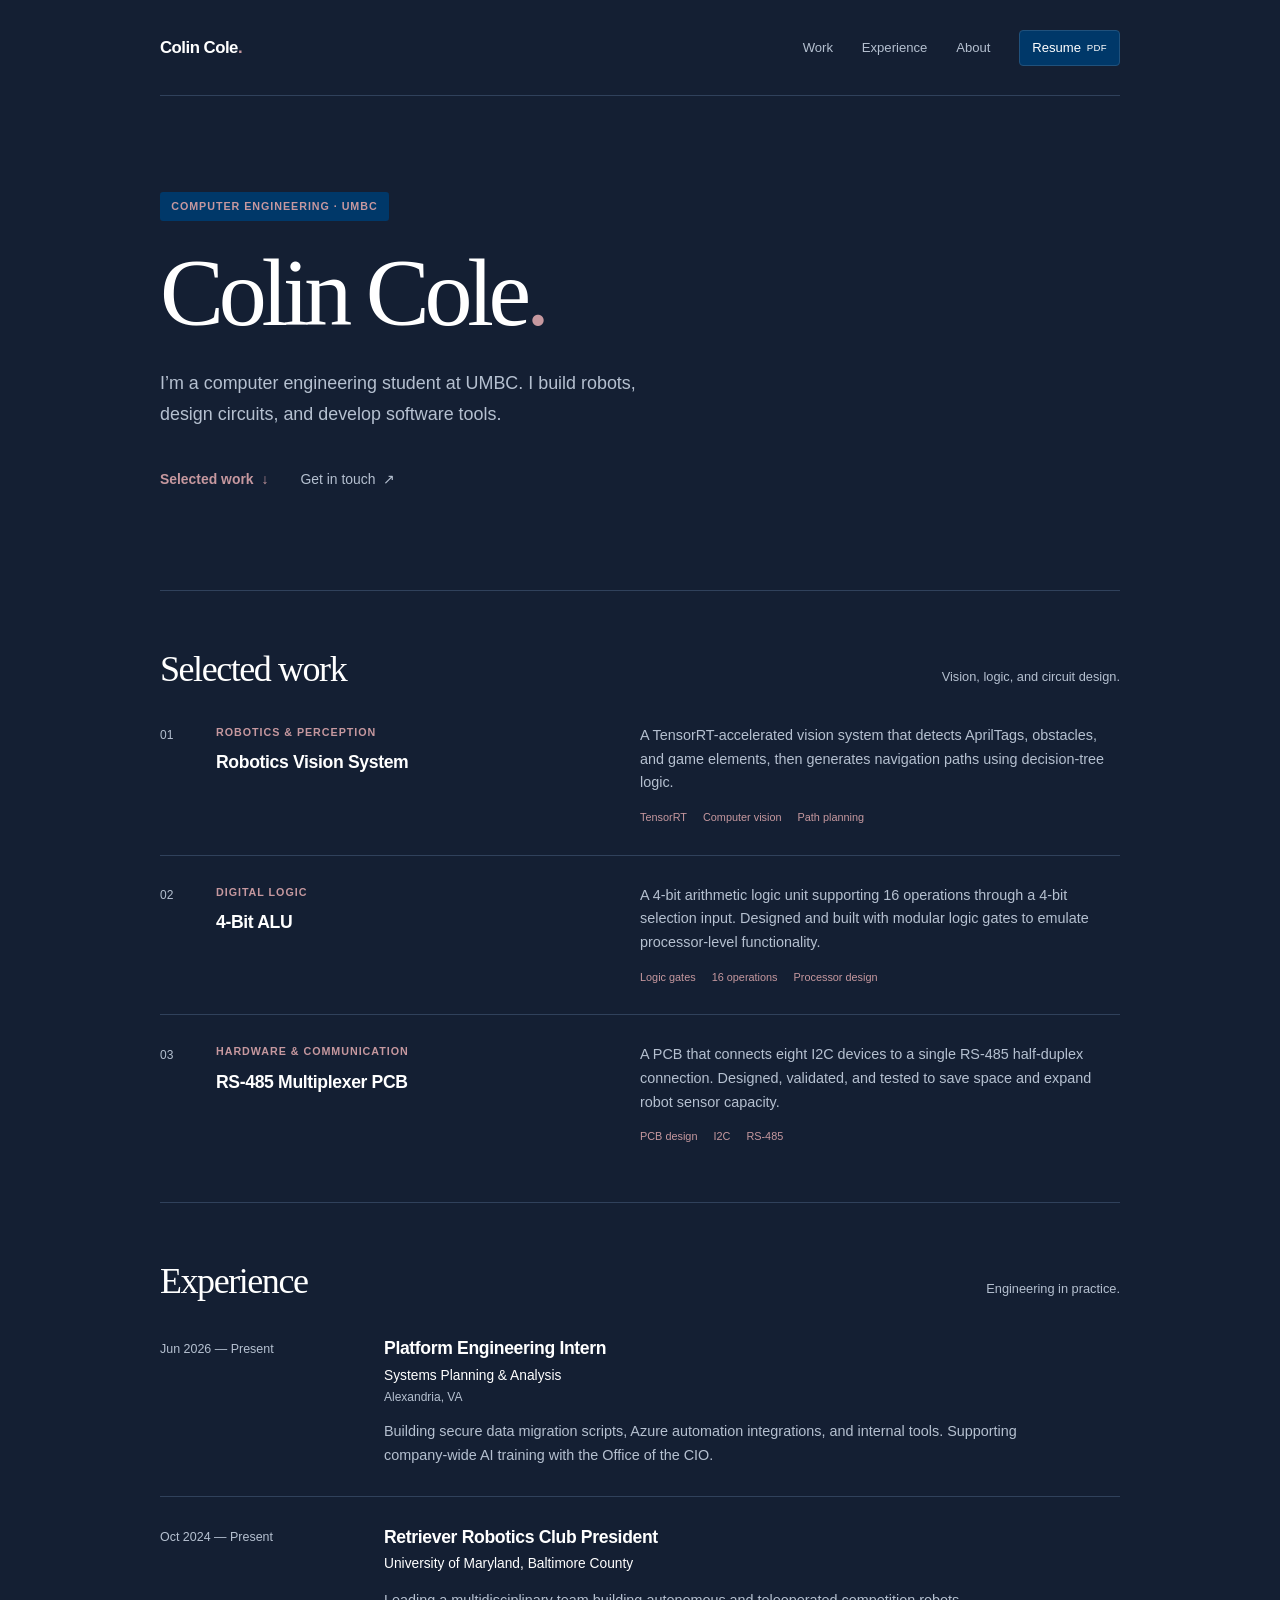
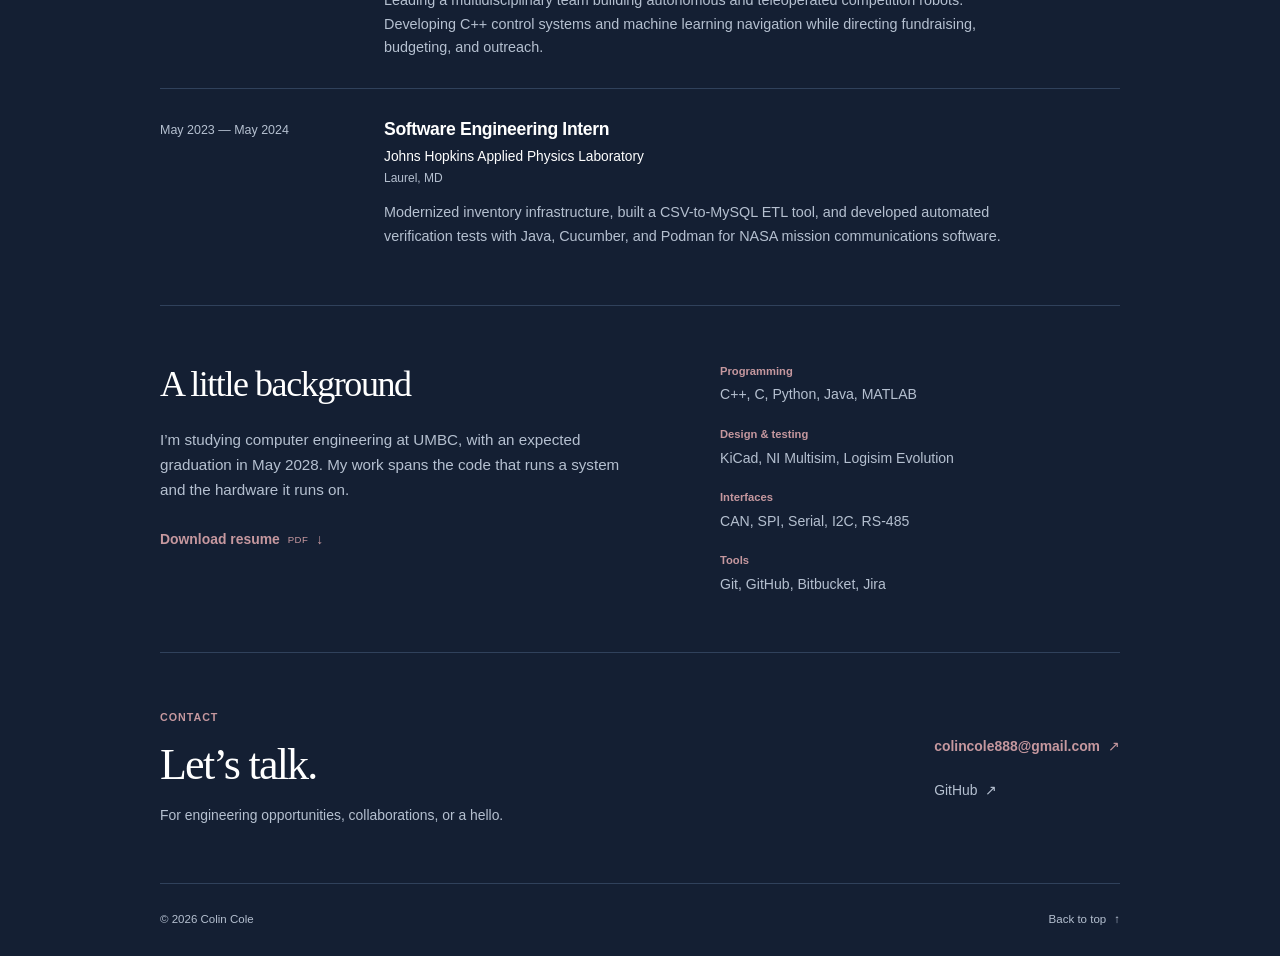
<file: index.html>
<!doctype html>
<html lang="en">
  <head>
    <meta charset="utf-8">
    <meta name="viewport" content="width=device-width, initial-scale=1">
    <meta name="description" content="Colin Cole — computer engineering student at UMBC, robotics builder, and platform engineering intern. Selected projects, experience, and contact.">
    <meta name="theme-color" content="#141f33">
    <title>Colin Cole — Computer Engineering</title>
    <link rel="icon" href="favicon.svg" type="image/svg+xml">
    <link rel="stylesheet" href="styles.css">
  </head>
  <body id="top">
    <a class="skip-link" href="#main">Skip to content</a>

    <header class="site-header wrap">
      <a class="brand" href="#top" aria-label="Colin Cole, back to top">Colin Cole<span aria-hidden="true">.</span></a>
      <nav aria-label="Main navigation">
        <a href="#work">Work</a>
        <a href="#experience">Experience</a>
        <a href="#about">About</a>
        <a href="assets/ColinColeResume.pdf">Resume <span class="file-label">PDF</span></a>
      </nav>
    </header>

    <main id="main" class="wrap" tabindex="-1">
      <section class="hero" aria-labelledby="hero-title">
        <p class="eyebrow">Computer engineering · UMBC</p>
        <h1 id="hero-title">Colin Cole<span>.</span></h1>
        <p class="hero-copy">I’m a computer engineering student at UMBC. I build robots, design circuits, and develop software tools.</p>
        <div class="hero-links">
          <a class="text-link" href="#work">Selected work <span aria-hidden="true">↓</span></a>
          <a class="subtle-link" href="mailto:colincole888@gmail.com">Get in touch <span aria-hidden="true">↗</span></a>
        </div>
      </section>

      <section id="work" class="section" aria-labelledby="work-title">
        <div class="section-heading">
          <h2 id="work-title">Selected work</h2>
          <p>Vision, logic, and circuit design.</p>
        </div>
        <div class="project-list">
          <article class="project">
            <span class="project-number" aria-hidden="true">01</span>
            <div class="project-title">
              <p class="eyebrow">Robotics &amp; perception</p>
              <h3>Robotics Vision System</h3>
            </div>
            <div class="project-details">
              <p>A TensorRT-accelerated vision system that detects AprilTags, obstacles, and game elements, then generates navigation paths using decision-tree logic.</p>
              <ul class="tags" aria-label="Robotics Vision System technologies">
                <li>TensorRT</li><li>Computer vision</li><li>Path planning</li>
              </ul>
            </div>
          </article>
          <article class="project">
            <span class="project-number" aria-hidden="true">02</span>
            <div class="project-title">
              <p class="eyebrow">Digital logic</p>
              <h3>4-Bit ALU</h3>
            </div>
            <div class="project-details">
              <p>A 4-bit arithmetic logic unit supporting 16 operations through a 4-bit selection input. Designed and built with modular logic gates to emulate processor-level functionality.</p>
              <ul class="tags" aria-label="4-Bit ALU technologies">
                <li>Logic gates</li><li>16 operations</li><li>Processor design</li>
              </ul>
            </div>
          </article>
          <article class="project">
            <span class="project-number" aria-hidden="true">03</span>
            <div class="project-title">
              <p class="eyebrow">Hardware &amp; communication</p>
              <h3>RS-485 Multiplexer PCB</h3>
            </div>
            <div class="project-details">
              <p>A PCB that connects eight I2C devices to a single RS-485 half-duplex connection. Designed, validated, and tested to save space and expand robot sensor capacity.</p>
              <ul class="tags" aria-label="RS-485 Multiplexer PCB technologies">
                <li>PCB design</li><li>I2C</li><li>RS-485</li>
              </ul>
            </div>
          </article>
        </div>
      </section>

      <section id="experience" class="section" aria-labelledby="experience-title">
        <div class="section-heading">
          <h2 id="experience-title">Experience</h2>
          <p>Engineering in practice.</p>
        </div>
        <div class="experience-list">
          <article class="experience-row">
            <p class="date">Jun 2026 — Present</p>
            <div>
              <h3>Platform Engineering Intern</h3>
              <p class="organization">Systems Planning &amp; Analysis <span>Alexandria, VA</span></p>
              <p class="experience-copy">Building secure data migration scripts, Azure automation integrations, and internal tools. Supporting company-wide AI training with the Office of the CIO.</p>
            </div>
          </article>
          <article class="experience-row">
            <p class="date">Oct 2024 — Present</p>
            <div>
              <h3>Retriever Robotics Club President</h3>
              <p class="organization">University of Maryland, Baltimore County</p>
              <p class="experience-copy">Leading a multidisciplinary team building autonomous and teleoperated competition robots. Developing C++ control systems and machine learning navigation while directing fundraising, budgeting, and outreach.</p>
            </div>
          </article>
          <article class="experience-row">
            <p class="date">May 2023 — May 2024</p>
            <div>
              <h3>Software Engineering Intern</h3>
              <p class="organization">Johns Hopkins Applied Physics Laboratory <span>Laurel, MD</span></p>
              <p class="experience-copy">Modernized inventory infrastructure, built a CSV-to-MySQL ETL tool, and developed automated verification tests with Java, Cucumber, and Podman for NASA mission communications software.</p>
            </div>
          </article>
        </div>
      </section>

      <section id="about" class="section about" aria-labelledby="about-title">
        <div class="about-intro">
          <h2 id="about-title">A little background</h2>
          <p>I’m studying computer engineering at UMBC, with an expected graduation in May 2028. My work spans the code that runs a system and the hardware it runs on.</p>
          <a class="text-link" href="assets/ColinColeResume.pdf" download>Download resume <span class="file-label">PDF</span> <span aria-hidden="true">↓</span></a>
        </div>
        <dl class="skills">
          <div><dt>Programming</dt><dd>C++, C, Python, Java, MATLAB</dd></div>
          <div><dt>Design &amp; testing</dt><dd>KiCad, NI Multisim, Logisim Evolution</dd></div>
          <div><dt>Interfaces</dt><dd>CAN, SPI, Serial, I2C, RS-485</dd></div>
          <div><dt>Tools</dt><dd>Git, GitHub, Bitbucket, Jira</dd></div>
        </dl>
      </section>

      <section id="contact" class="section contact" aria-labelledby="contact-title">
        <div>
          <p class="eyebrow">Contact</p>
          <h2 id="contact-title">Let’s talk.</h2>
          <p>For engineering opportunities, collaborations, or a hello.</p>
        </div>
        <div class="contact-links">
          <a class="text-link email-link" href="mailto:colincole888@gmail.com">colincole888@gmail.com <span aria-hidden="true">↗</span></a>
          <a class="subtle-link" href="https://github.com/ccole888">GitHub <span aria-hidden="true">↗</span></a>
        </div>
      </section>
    </main>

    <footer class="site-footer wrap">
      <p>© 2026 Colin Cole</p>
      <a href="#top">Back to top <span aria-hidden="true">↑</span></a>
    </footer>
  </body>
</html>
</file>
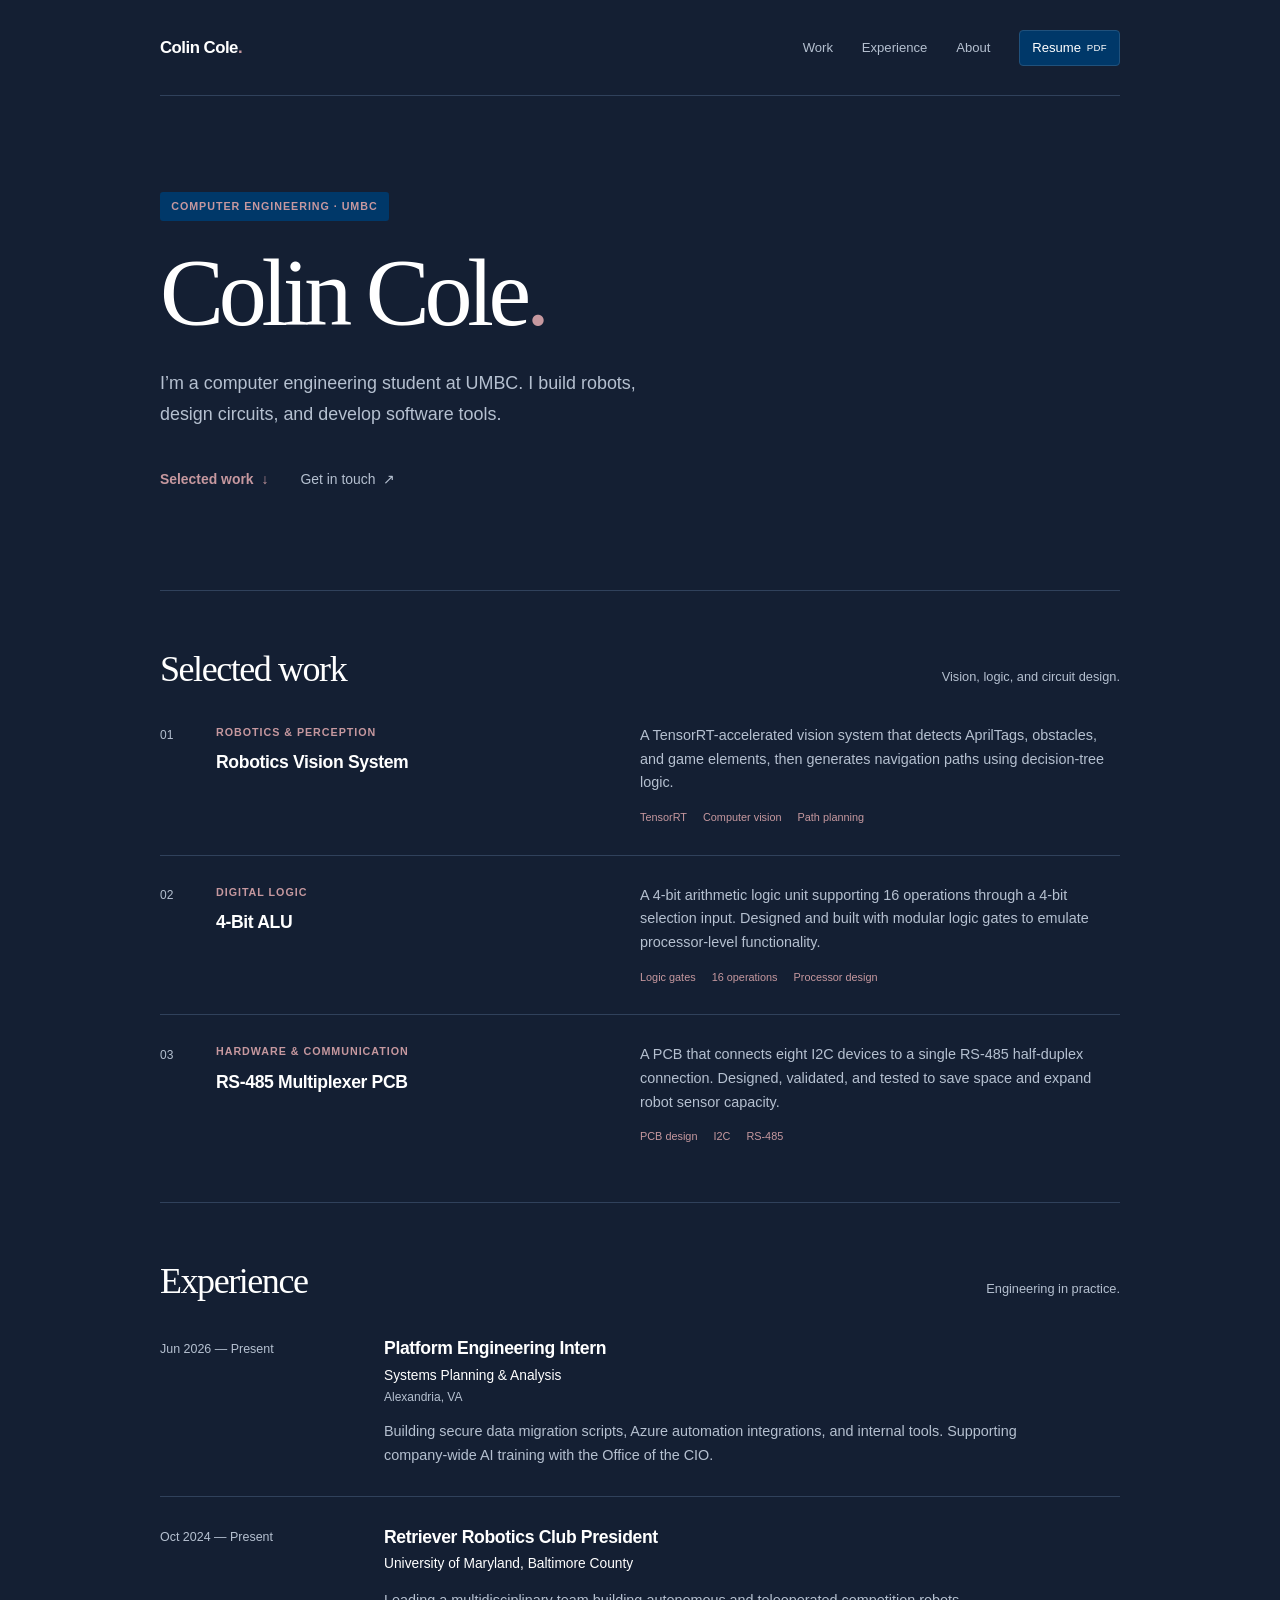
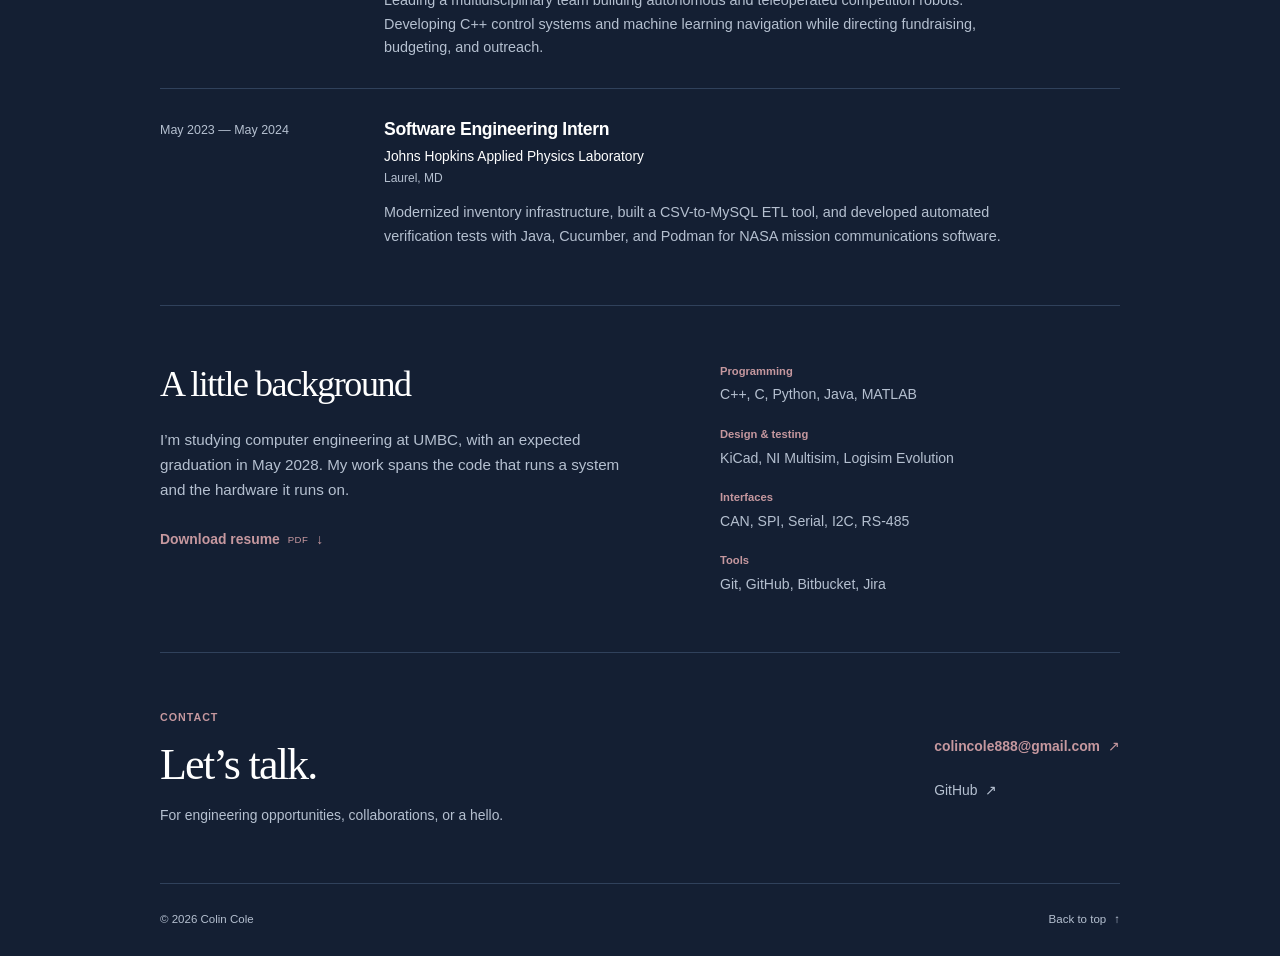
<file: contact.html>
<!doctype html>
<html lang="en">
  <head>
    <meta charset="utf-8">
    <meta name="viewport" content="width=device-width, initial-scale=1">
    <meta name="description" content="Connect with Colin Cole through the portfolio.">
    <meta http-equiv="refresh" content="0; url=index.html#contact">
    <title>Colin Cole — Contact</title>
    <link rel="icon" href="favicon.svg" type="image/svg+xml">
    <link rel="stylesheet" href="styles.css">
  </head>
  <body>
    <main class="wrap section">
      <h1>Let’s connect.</h1>
      <p>Contact information now lives on my portfolio.</p>
      <a class="text-link" href="index.html#contact">Get in touch <span aria-hidden="true">→</span></a>
    </main>
  </body>
</html>
</file>
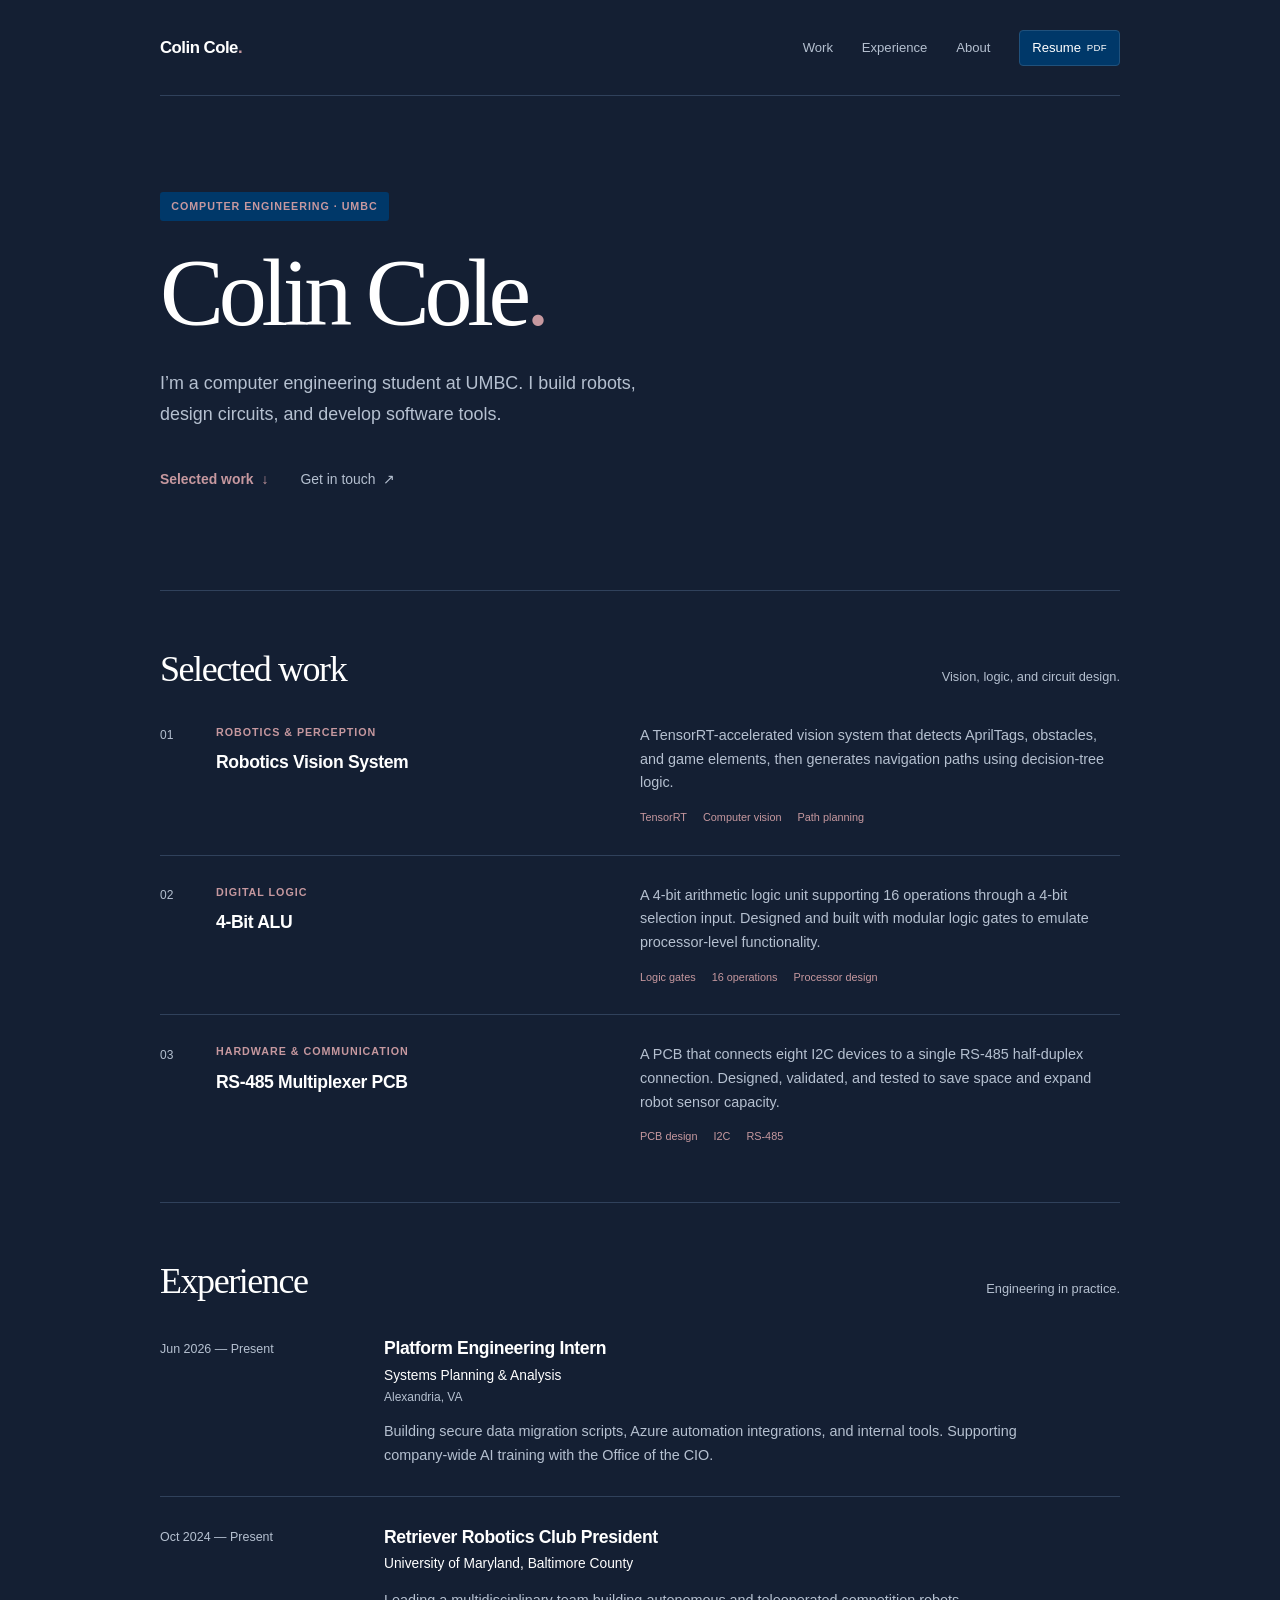
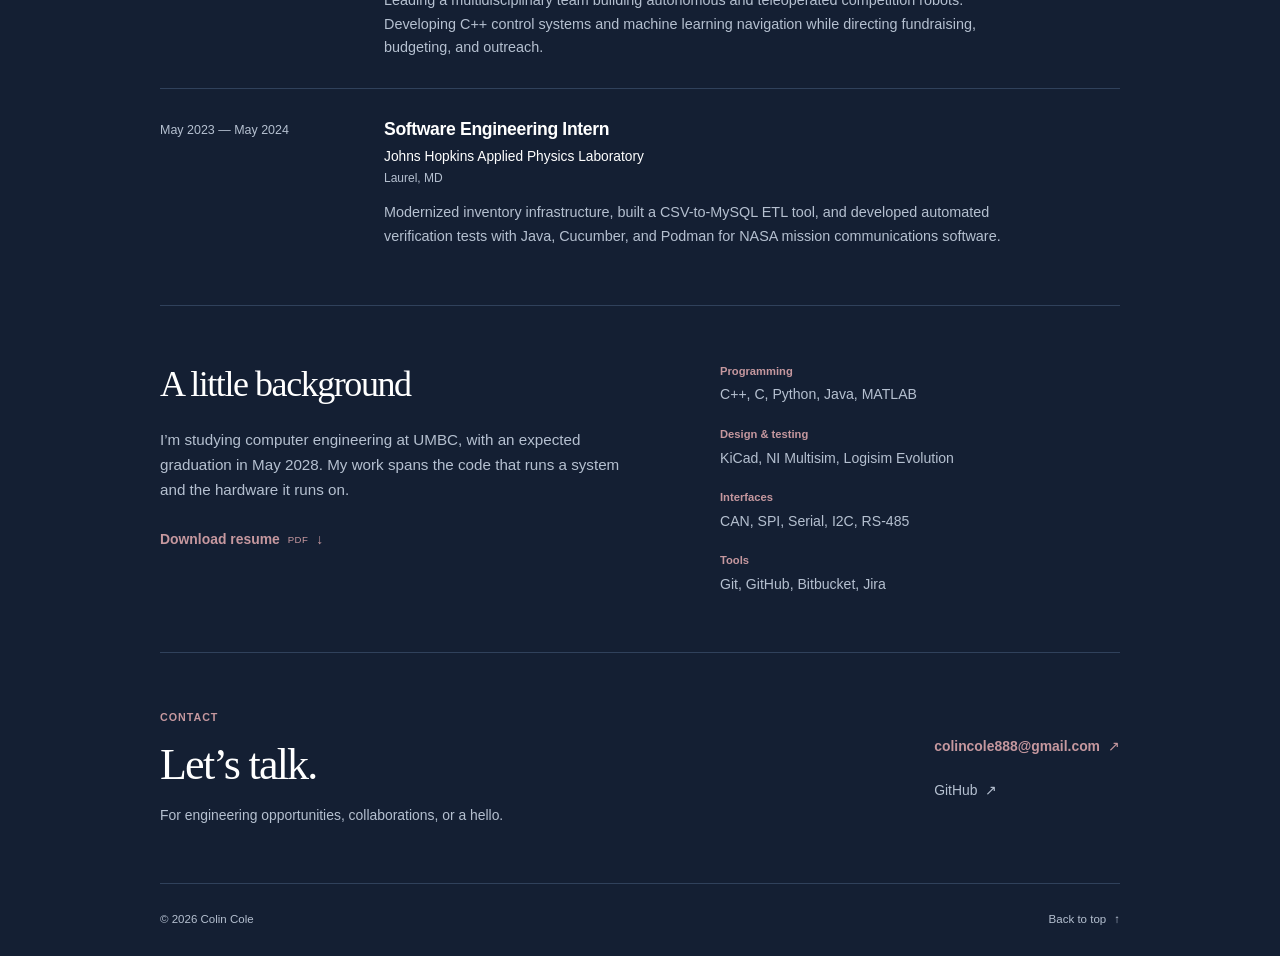
<file: projects.html>
<!doctype html>
<html lang="en">
  <head>
    <meta charset="utf-8">
    <meta name="viewport" content="width=device-width, initial-scale=1">
    <meta name="description" content="Explore Colin Cole's work on the portfolio.">
    <meta http-equiv="refresh" content="0; url=index.html#work">
    <title>Colin Cole — Work</title>
    <link rel="icon" href="favicon.svg" type="image/svg+xml">
    <link rel="stylesheet" href="styles.css">
  </head>
  <body>
    <main class="wrap section">
      <h1>Selected work.</h1>
      <p>My projects now live on my portfolio.</p>
      <a class="text-link" href="index.html#work">Explore my work <span aria-hidden="true">→</span></a>
    </main>
  </body>
</html>
</file>
<file: styles.css>
:root {
  color-scheme: dark;
  --background: #141f33;
  --text: #ffffff;
  --muted: #b5c0d0;
  --accent: #c6989f;
  --blue: #003869;
  --line: #30415b;
  font-family: "Segoe UI", Arial, sans-serif;
  font-synthesis: none;
}

* { box-sizing: border-box; }
html { scroll-behavior: smooth; }
body { margin: 0; background: var(--background); color: var(--text); font-size: 1rem; line-height: 1.65; }
a { color: inherit; text-underline-offset: 0.3em; }
a:focus-visible { outline: 2px solid var(--accent); outline-offset: 5px; border-radius: 1px; }
::selection { background: var(--accent); color: var(--background); }
h1, h2, h3, p { margin: 0; }
h1, h2 { font-family: Georgia, "Times New Roman", serif; font-weight: 400; }
.wrap { width: min(100% - 4rem, 60rem); margin-inline: auto; }
.skip-link { position: fixed; z-index: 1; top: 1rem; left: 1rem; padding: 0.6rem 1rem; background: var(--text); color: var(--background); transform: translateY(-200%); }
.skip-link:focus { transform: translateY(0); }
.site-header { display: flex; align-items: center; justify-content: space-between; gap: 2rem; min-height: 6rem; border-bottom: 1px solid var(--line); }
.brand { font-size: 1.05rem; font-weight: 600; letter-spacing: -0.03em; text-decoration: none; white-space: nowrap; }
.brand span { color: var(--accent); }
nav { display: flex; align-items: center; gap: 1.8rem; }
nav a { display: inline-flex; align-items: center; gap: 0.35rem; min-height: 2.75rem; color: var(--muted); font-size: 0.82rem; text-decoration: none; }
nav a:hover, .subtle-link:hover, .site-footer a:hover { color: var(--accent); text-decoration: underline; }
nav a:last-child { min-height: 2.25rem; padding-inline: 0.75rem; border: 1px solid #20517c; border-radius: 0.25rem; background: var(--blue); color: var(--text); }
nav a:last-child:hover { border-color: var(--accent); }
.file-label { font-size: 0.6rem; font-weight: 500; letter-spacing: 0.04em; }
.hero { padding-block: 6rem 5.5rem; }
.hero > .eyebrow { display: inline-block; padding: 0.35rem 0.7rem; border-radius: 0.2rem; background: var(--blue); }
.eyebrow { color: var(--accent); font-size: 0.67rem; font-weight: 600; letter-spacing: 0.09em; text-transform: uppercase; }
h1 { margin-block: 1.4rem 1.6rem; font-size: clamp(3.5rem, 7.5vw, 6rem); line-height: 1.03; letter-spacing: -0.055em; }
h1 span { color: var(--accent); }
.hero-copy { max-width: 33rem; color: var(--muted); font-size: 1.12rem; line-height: 1.7; }
.hero-links { display: flex; align-items: center; flex-wrap: wrap; gap: 2rem; margin-top: 1.8rem; }
.text-link, .subtle-link { display: inline-flex; align-items: center; flex-wrap: wrap; gap: 0.5rem; min-height: 2.75rem; font-size: 0.87rem; text-decoration: none; }
.text-link { color: var(--accent); font-weight: 600; }
.text-link:hover { text-decoration: underline; }
.subtle-link { color: var(--muted); }
.section { padding-block: 3.5rem; border-top: 1px solid var(--line); scroll-margin-top: 2rem; }
.section-heading { display: flex; align-items: baseline; justify-content: space-between; gap: 1rem; margin-bottom: 2rem; }
h2 { font-size: clamp(1.8rem, 3vw, 2.25rem); line-height: 1.25; letter-spacing: -0.04em; }
.section-heading > p { color: var(--muted); font-size: 0.8rem; }
.project { display: grid; grid-template-columns: 2rem minmax(0, 1fr) minmax(0, 1.2fr); align-items: start; gap: 1.5rem; padding-block: 1.75rem; border-top: 1px solid var(--line); }
.project:first-child { border-top: 0; padding-top: 0; }
.project:last-child { padding-bottom: 0; }
.project-number { padding-top: 0.15rem; color: var(--muted); font-size: 0.75rem; font-variant-numeric: tabular-nums; }
h3 { font-size: 1.1rem; font-weight: 600; line-height: 1.4; letter-spacing: -0.02em; }
.project-title h3 { margin-top: 0.55rem; }
.project-details > p { color: var(--muted); font-size: 0.9rem; }
.tags { display: flex; flex-wrap: wrap; gap: 0.3rem 1rem; margin: 0.85rem 0 0; padding: 0; color: var(--accent); font-size: 0.68rem; list-style: none; }
.experience-row { display: grid; grid-template-columns: 12rem minmax(0, 1fr); gap: 2rem; padding-block: 1.75rem; border-top: 1px solid var(--line); }
.experience-row:first-child { border-top: 0; padding-top: 0; }
.experience-row:last-child { padding-bottom: 0; }
.date { padding-top: 0.15rem; color: var(--muted); font-size: 0.78rem; font-variant-numeric: tabular-nums; }
.organization { margin-top: 0.25rem; font-size: 0.86rem; }
.organization span { display: block; color: var(--muted); font-size: 0.75rem; }
.experience-copy { max-width: 40rem; margin-top: 0.8rem; color: var(--muted); font-size: 0.9rem; }
.about { display: grid; grid-template-columns: 1.2fr 1fr; gap: 5rem; }
.about-intro > p { margin-block: 1.25rem 1rem; color: var(--muted); font-size: 0.95rem; }
.skills { margin: 0; }
.skills > div + div { margin-top: 1.15rem; }
.skills dt { margin-bottom: 0.2rem; color: var(--accent); font-size: 0.7rem; font-weight: 600; }
.skills dd { margin: 0; color: var(--muted); font-size: 0.88rem; }
.contact { display: flex; align-items: center; justify-content: space-between; gap: 2rem; }
.contact h2 { margin-block: 0.6rem 0.75rem; font-size: 2.75rem; }
.contact p:not(.eyebrow) { max-width: 23rem; color: var(--muted); font-size: 0.87rem; }
.contact-links { display: flex; flex-direction: column; align-items: start; }
.email-link { overflow-wrap: anywhere; }
.site-footer { display: flex; justify-content: space-between; gap: 1rem; padding-block: 1.25rem; border-top: 1px solid var(--line); color: var(--muted); font-size: 0.72rem; }
.site-footer a { display: inline-flex; align-items: center; gap: 0.5rem; min-height: 2rem; text-decoration: none; }
.site-footer p { align-self: center; }

@media (max-width: 48rem) {
  .hero { padding-block: 4.5rem; }
  .project { grid-template-columns: 1.5rem minmax(0, 1fr); gap: 0.75rem 1rem; }
  .project-details { grid-column: 2; }
  .experience-row { grid-template-columns: 10rem minmax(0, 1fr); gap: 1.5rem; }
  .about { gap: 2.5rem; }
  .section-heading { align-items: start; flex-direction: column; gap: 0.5rem; }
  .contact { align-items: start; flex-direction: column; gap: 1rem; }
}

@media (max-width: 36rem) {
  .wrap { width: calc(100% - 2.5rem); }
  .site-header { align-items: start; flex-direction: column; justify-content: center; gap: 0.5rem; padding-block: 1rem; }
  nav { width: 100%; justify-content: space-between; gap: 0.75rem; }
  nav a { font-size: 0.76rem; }
  .hero { padding-block: 3.5rem; }
  h1 { font-size: clamp(3rem, 12vw, 4.3rem); }
  .hero-copy { font-size: 1rem; }
  .hero-links { gap: 1.5rem; margin-top: 1.2rem; }
  .section { padding-block: 2.5rem; }
  .experience-row { grid-template-columns: 1fr; gap: 0.5rem; }
  .about { grid-template-columns: 1fr; gap: 2rem; }
}

@media (prefers-reduced-motion: reduce) {
  html { scroll-behavior: auto; }
}
</file>
